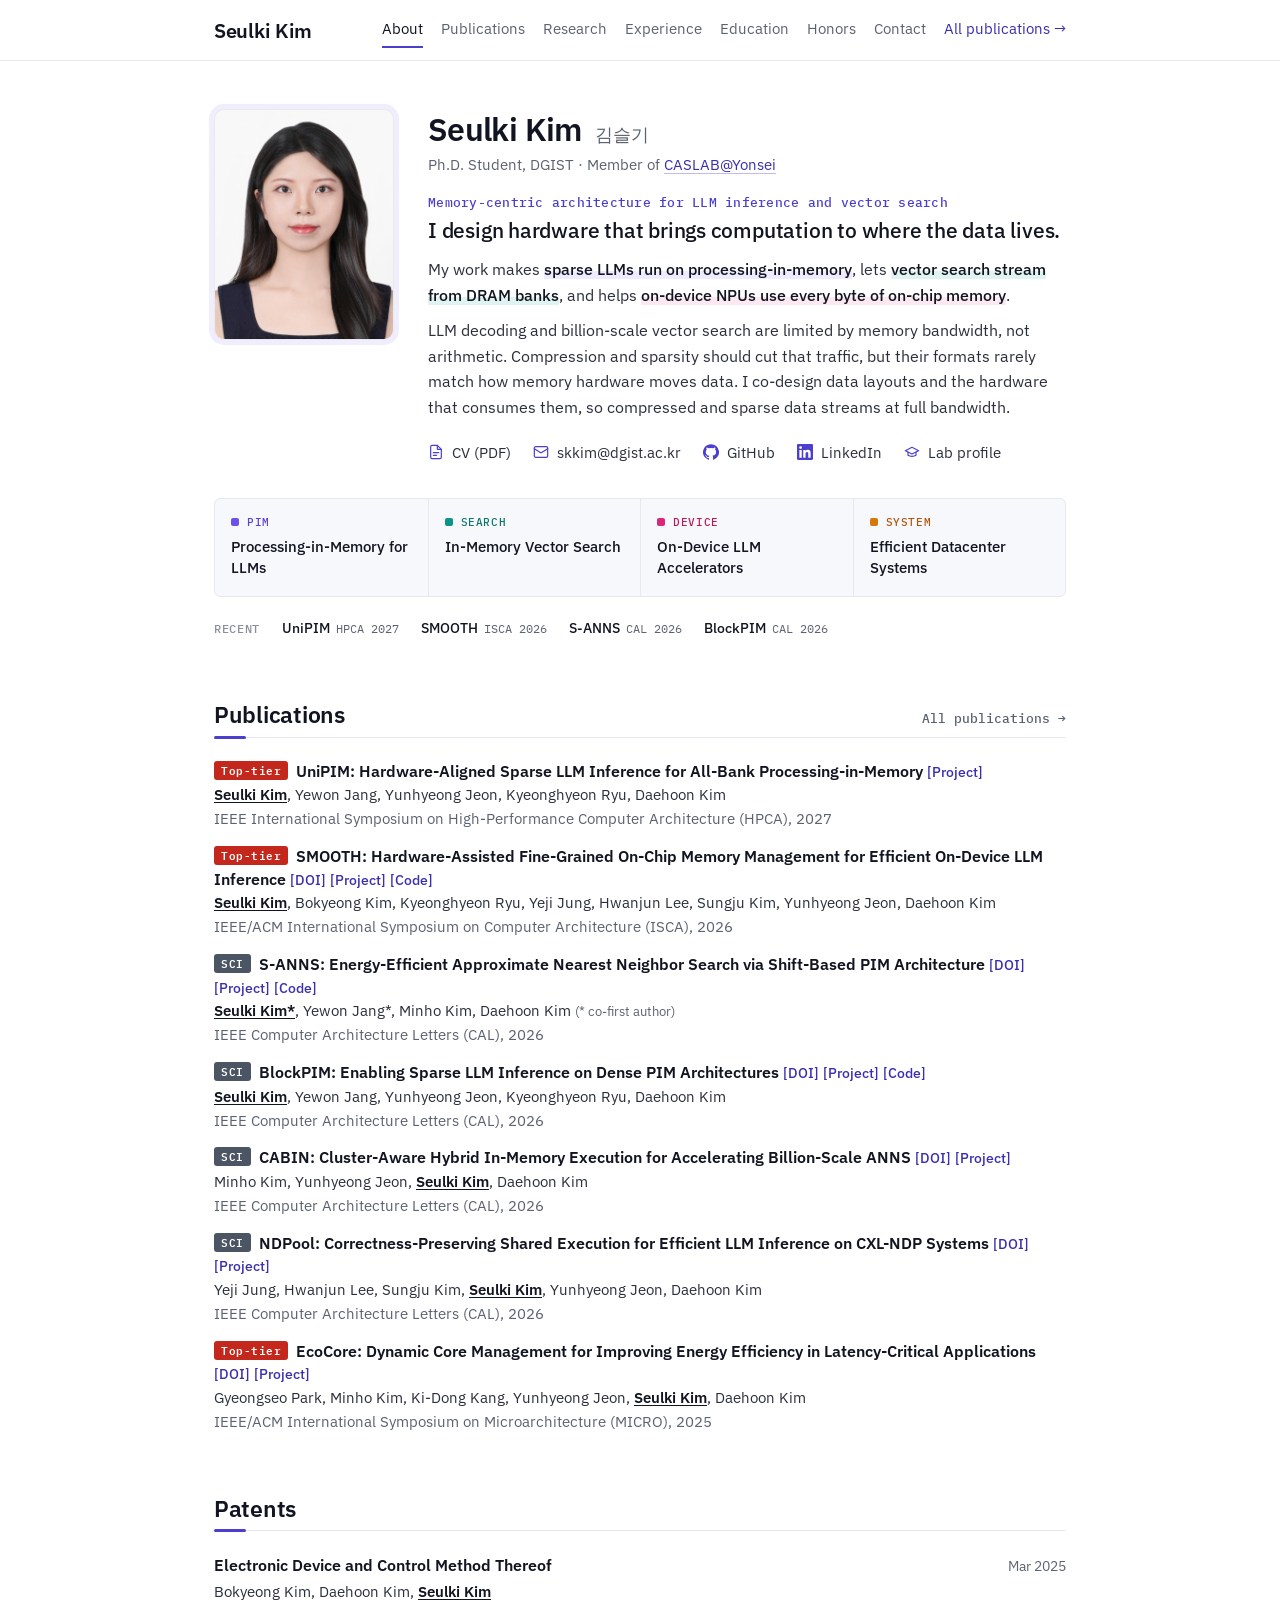
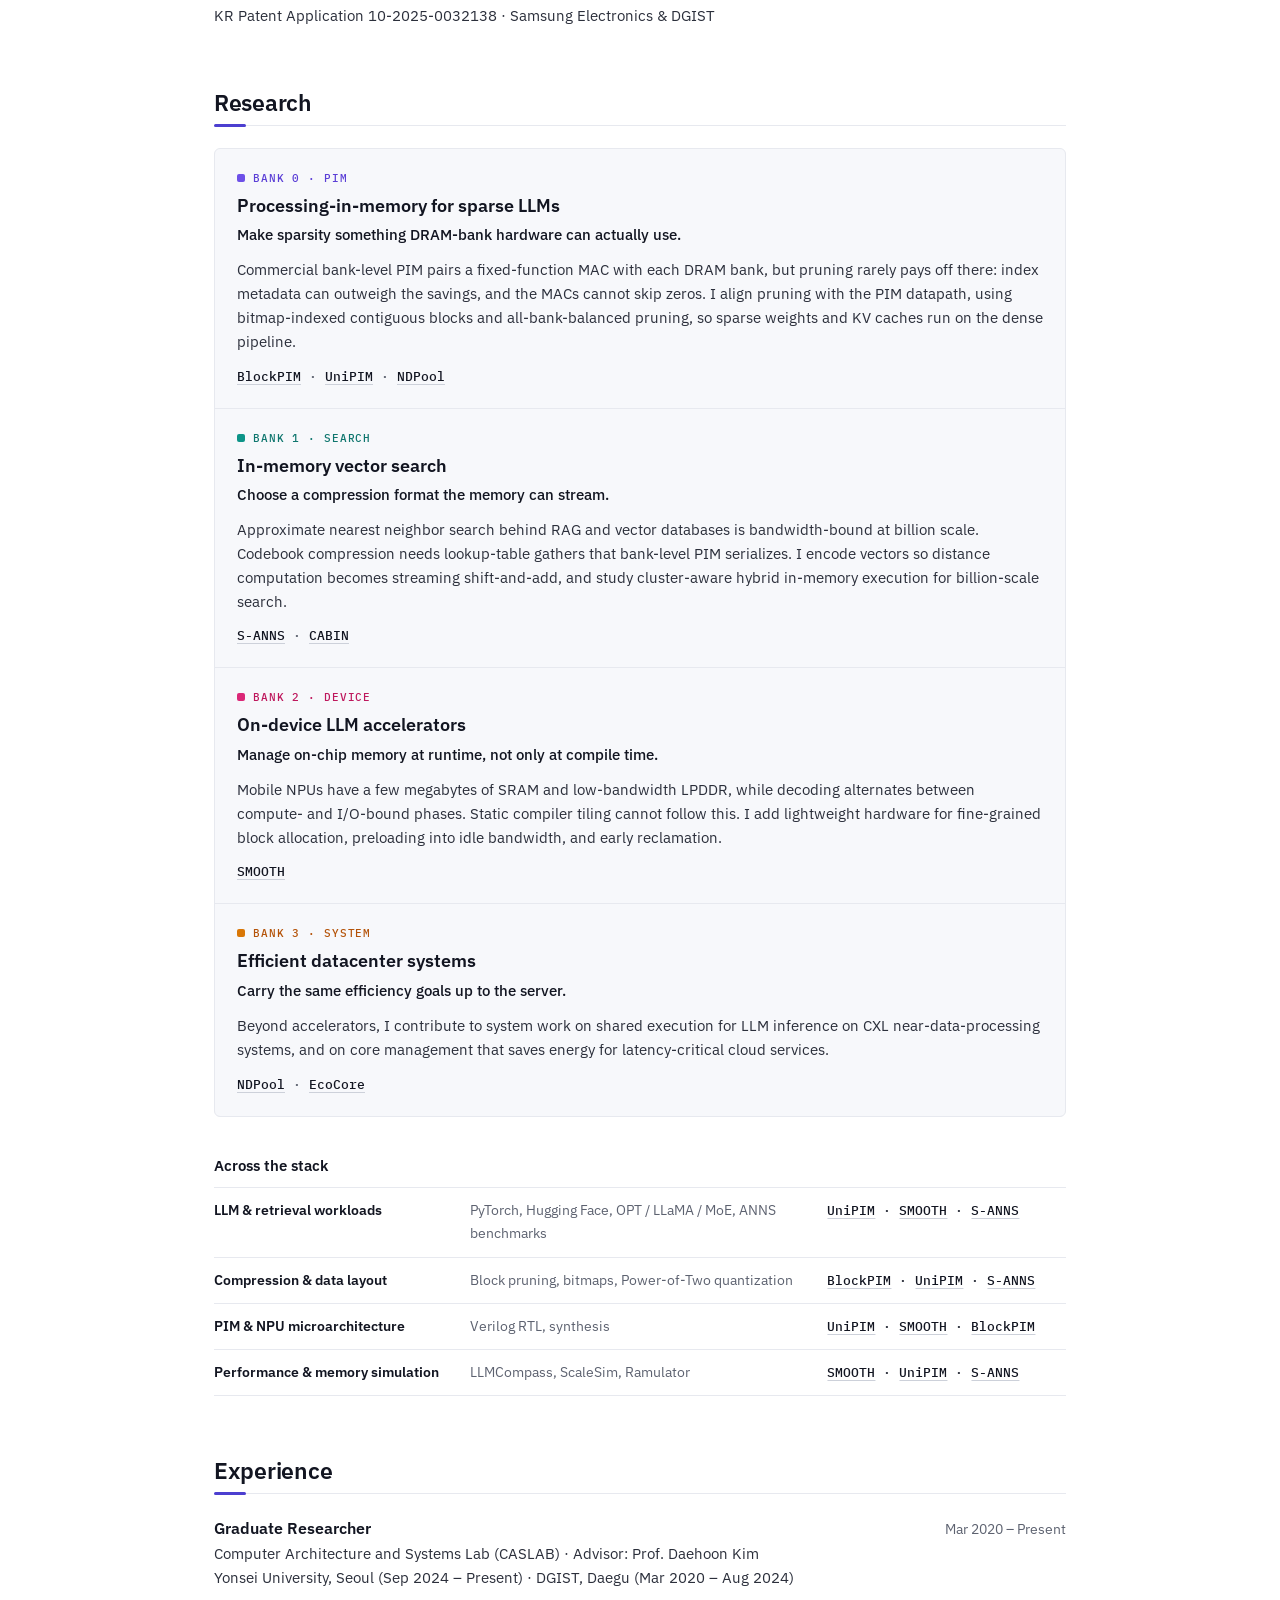
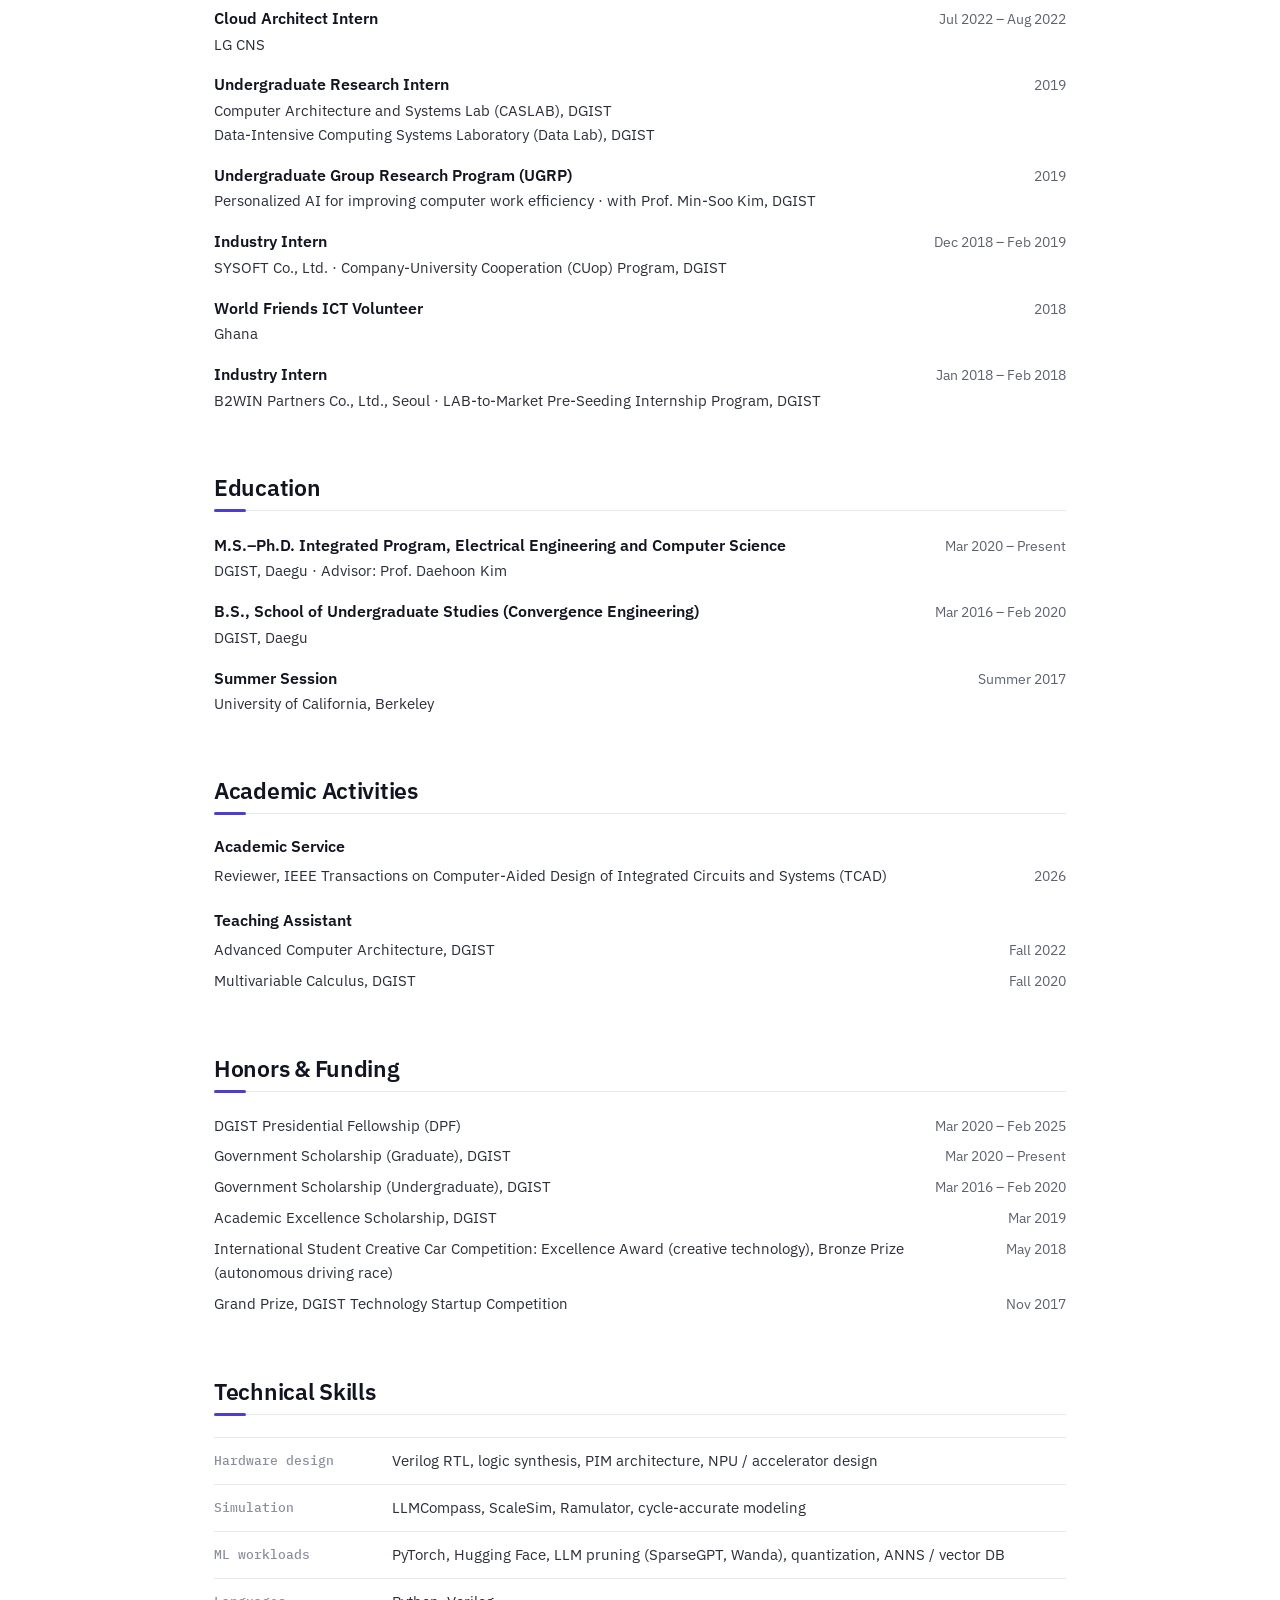
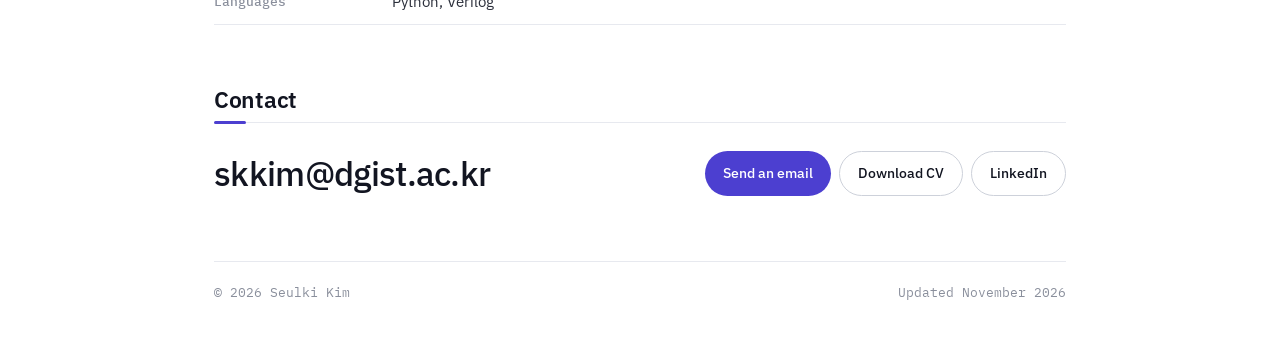
<file: index.html>
<!doctype html>
<html lang="en">
<head>
  <meta charset="utf-8">
  <meta name="viewport" content="width=device-width, initial-scale=1">
  <title>Seulki Kim | Memory-Centric Architecture for LLMs</title>
  <meta name="description" content="Seulki Kim is a Ph.D. student at DGIST designing memory-centric hardware, processing-in-memory and on-chip memory management, for efficient LLM inference and vector search (HPCA 2027, ISCA 2026).">
  <link rel="canonical" href="https://skkim-caslab.github.io/">
  <meta property="og:type" content="profile">
  <meta property="og:url" content="https://skkim-caslab.github.io/">
  <meta property="og:site_name" content="Seulki Kim">
  <meta property="og:title" content="Seulki Kim | Memory-Centric Architecture for LLMs">
  <meta property="og:description" content="Ph.D. student at DGIST building processing-in-memory and on-chip memory systems for LLM inference and vector search (HPCA 2027, ISCA 2026).">
  <meta property="og:image" content="https://skkim-caslab.github.io/assets/images/profile.jpg">
  <link rel="icon" href="assets/images/favicon.svg" type="image/svg+xml">
  <link rel="preconnect" href="https://fonts.googleapis.com">
  <link rel="preconnect" href="https://fonts.gstatic.com" crossorigin>
  <link rel="stylesheet" href="https://fonts.googleapis.com/css2?family=IBM+Plex+Mono:wght@400;500&family=IBM+Plex+Sans:wght@400;500;600&display=swap">
  <link rel="stylesheet" href="assets/css/site.css">
  <script type="application/ld+json">
  {
    "@context": "https://schema.org",
    "@type": "Person",
    "name": "Seulki Kim",
    "alternateName": "김슬기",
    "url": "https://skkim-caslab.github.io/",
    "image": "https://skkim-caslab.github.io/assets/images/profile.jpg",
    "email": "mailto:skkim@dgist.ac.kr",
    "jobTitle": "Ph.D. Student",
    "affiliation": { "@type": "CollegeOrUniversity", "name": "DGIST" },
    "knowsAbout": ["Processing-in-Memory", "LLM inference", "Sparse LLM inference", "Approximate nearest neighbor search", "NPU", "On-chip memory management", "Computer architecture"],
    "sameAs": ["https://github.com/skkim-caslab", "https://www.linkedin.com/in/seulkikim1/", "https://caslab-yonsei.github.io/members/seulki-kim/"]
  }
  </script>
</head>
<body>
<a class="skip" href="#main">Skip to content</a>
<header class="site-header">
  <div class="bar">
    <a class="brand" href="index.html">Seulki Kim</a>
    <nav class="site-nav" aria-label="Sections">
      <a href="#about">About</a>
      <a href="#work">Publications</a>
      <a href="#research">Research</a>
      <a href="#experience">Experience</a>
      <a href="#education">Education</a>
      <a href="#honors">Honors</a>
      <a href="#contact">Contact</a>
      <a class="nav-all" href="publications.html">All publications →</a>
    </nav>
  </div>
</header>

<main class="content" id="main">
    <section class="section hero" id="about" aria-labelledby="about-h">
      <div class="hero-photo"><img src="assets/images/profile.jpg" alt="Seulki Kim" width="746" height="960"></div>
      <div class="hero-text">
        <h1 id="about-h" class="hero-name">Seulki Kim <span lang="ko">김슬기</span></h1>
        <p class="hero-role">Ph.D. Student, DGIST · Member of <a href="https://caslab-yonsei.github.io/" target="_blank" rel="noopener">CASLAB@Yonsei</a></p>
        <p class="about-kicker">Memory-centric architecture for LLM inference and vector search</p>
        <p class="hero-statement">I design hardware that brings computation to where the data lives.</p>
        <p>My work makes <span class="hl t-pim">sparse LLMs run on processing-in-memory</span>, lets <span class="hl t-search">vector search stream from DRAM banks</span>, and helps <span class="hl t-device">on-device NPUs use every byte of on-chip memory</span>.</p>
        <p>LLM decoding and billion-scale vector search are limited by memory bandwidth, not arithmetic. Compression and sparsity should cut that traffic, but their formats rarely match how memory hardware moves data. I co-design data layouts and the hardware that consumes them, so compressed and sparse data streams at full bandwidth.</p>
        <div class="hero-links">
          <a href="assets/cv/seulki-kim-cv.pdf" target="_blank" rel="noopener"><svg viewBox="0 0 24 24" fill="none" stroke="currentColor" stroke-width="1.8" stroke-linecap="round" stroke-linejoin="round" aria-hidden="true"><path d="M14 2H6a2 2 0 0 0-2 2v16a2 2 0 0 0 2 2h12a2 2 0 0 0 2-2V8z"/><path d="M14 2v6h6M8 13h8M8 17h5"/></svg>CV (PDF)</a>
          <a href="mailto:skkim@dgist.ac.kr"><svg viewBox="0 0 24 24" fill="none" stroke="currentColor" stroke-width="1.8" stroke-linecap="round" stroke-linejoin="round" aria-hidden="true"><rect x="2" y="4" width="20" height="16" rx="2"/><path d="m22 7-8.97 5.7a1.94 1.94 0 0 1-2.06 0L2 7"/></svg>skkim@dgist.ac.kr</a>
          <a href="https://github.com/skkim-caslab" target="_blank" rel="noopener"><svg viewBox="0 0 24 24" fill="currentColor" aria-hidden="true"><path d="M12 .3a12 12 0 0 0-3.8 23.4c.6.1.8-.3.8-.6v-2.2c-3.3.7-4-1.4-4-1.4-.6-1.4-1.4-1.8-1.4-1.8-1-.7.1-.7.1-.7 1.2.1 1.8 1.2 1.8 1.2 1 1.8 2.8 1.3 3.5 1 0-.8.4-1.3.7-1.6-2.7-.3-5.5-1.3-5.5-6 0-1.2.5-2.3 1.3-3.1-.2-.4-.6-1.6 0-3.2 0 0 1-.3 3.4 1.2a11.5 11.5 0 0 1 6 0c2.3-1.5 3.3-1.2 3.3-1.2.6 1.6.2 2.8.1 3.2.8.8 1.3 1.9 1.3 3.1 0 4.6-2.8 5.6-5.5 5.9.5.4.9 1.1.9 2.3v3.3c0 .3.1.7.8.6A12 12 0 0 0 12 .3"/></svg>GitHub</a>
          <a href="https://www.linkedin.com/in/seulkikim1/" target="_blank" rel="noopener"><svg viewBox="0 0 24 24" fill="currentColor" aria-hidden="true"><path d="M20.45 20.45h-3.56v-5.57c0-1.33-.02-3.04-1.85-3.04-1.85 0-2.14 1.45-2.14 2.94v5.67H9.35V9h3.41v1.56h.05c.48-.9 1.64-1.85 3.37-1.85 3.6 0 4.27 2.37 4.27 5.46v6.28zM5.34 7.43a2.06 2.06 0 1 1 0-4.13 2.06 2.06 0 0 1 0 4.13zM7.12 20.45H3.56V9h3.56v11.45zM22.22 0H1.77C.79 0 0 .77 0 1.73v20.54C0 23.23.79 24 1.77 24h20.45c.98 0 1.78-.77 1.78-1.73V1.73C24 .77 23.2 0 22.22 0z"/></svg>LinkedIn</a>
          <a href="https://caslab-yonsei.github.io/members/seulki-kim/" target="_blank" rel="noopener"><svg viewBox="0 0 24 24" fill="none" stroke="currentColor" stroke-width="1.8" stroke-linecap="round" stroke-linejoin="round" aria-hidden="true"><path d="M22 10 12 5 2 10l10 5 10-5z"/><path d="M6 12v5c3 2 9 2 12 0v-5"/></svg>Lab profile</a>
          <!-- <a href="https://scholar.google.com/citations?user=YOUR_ID" target="_blank" rel="noopener">Google Scholar</a> -->
        </div>
      </div>
      <div class="areas" role="list" aria-label="Research areas">
        <a class="area t-pim" role="listitem" href="#focus-pim"><span class="area-label">PIM</span><span class="area-name">Processing-in-Memory for LLMs</span></a>
        <a class="area t-search" role="listitem" href="#focus-search"><span class="area-label">Search</span><span class="area-name">In-Memory Vector Search</span></a>
        <a class="area t-device" role="listitem" href="#focus-device"><span class="area-label">Device</span><span class="area-name">On-Device LLM Accelerators</span></a>
        <a class="area t-system" role="listitem" href="#focus-system"><span class="area-label">System</span><span class="area-name">Efficient Datacenter Systems</span></a>
      </div>
      <div class="recent" aria-label="Recent work">
        <span class="recent-label">Recent</span>
        <a href="publications.html#work-unipim">UniPIM<small>HPCA 2027</small></a>
        <a href="publications.html#work-smooth">SMOOTH<small>ISCA 2026</small></a>
        <a href="publications.html#work-sanns">S-ANNS<small>CAL 2026</small></a>
        <a href="publications.html#work-blockpim">BlockPIM<small>CAL 2026</small></a>
      </div>
    </section>

    <section class="section" id="work" aria-labelledby="work-h">
      <div class="sec-head"><h2 id="work-h">Publications</h2><a class="more" href="publications.html">All publications →</a></div>
      <ol class="plist">
        <li class="t-pim">
          <p class="plist-title"><span class="tier tier-top">Top-tier</span> <a class="plist-main" href="publications.html#work-unipim">UniPIM: Hardware-Aligned Sparse LLM Inference for All-Bank Processing-in-Memory</a> <a class="plist-link" href="https://caslab-yonsei.github.io/publications/hpca27-skim/" target="_blank" rel="noopener">[Project]</a></p>
          <p class="plist-authors"><span class="me">Seulki Kim</span>, Yewon Jang, Yunhyeong Jeon, Kyeonghyeon Ryu, Daehoon Kim</p>
          <p class="plist-venue">IEEE International Symposium on High-Performance Computer Architecture (HPCA), 2027</p>
        </li>
        <li class="t-device">
          <p class="plist-title"><span class="tier tier-top">Top-tier</span> <a class="plist-main" href="publications.html#work-smooth">SMOOTH: Hardware-Assisted Fine-Grained On-Chip Memory Management for Efficient On-Device LLM Inference</a> <a class="plist-link" href="https://doi.org/10.1109/ISCA66397.2026.00057" target="_blank" rel="noopener">[DOI]</a> <a class="plist-link" href="https://caslab-yonsei.github.io/publications/isca26-skim/" target="_blank" rel="noopener">[Project]</a> <a class="plist-link" href="https://github.com/skkim-caslab/SMOOTH" target="_blank" rel="noopener">[Code]</a></p>
          <p class="plist-authors"><span class="me">Seulki Kim</span>, Bokyeong Kim, Kyeonghyeon Ryu, Yeji Jung, Hwanjun Lee, Sungju Kim, Yunhyeong Jeon, Daehoon Kim</p>
          <p class="plist-venue">IEEE/ACM International Symposium on Computer Architecture (ISCA), 2026</p>
        </li>
        <li class="t-search">
          <p class="plist-title"><span class="tier tier-sci">SCI</span> <a class="plist-main" href="publications.html#work-sanns">S-ANNS: Energy-Efficient Approximate Nearest Neighbor Search via Shift-Based PIM Architecture</a> <a class="plist-link" href="https://doi.org/10.1109/LCA.2026.3743912" target="_blank" rel="noopener">[DOI]</a> <a class="plist-link" href="https://caslab-yonsei.github.io/publications/cal26-2-skim/" target="_blank" rel="noopener">[Project]</a> <a class="plist-link" href="https://github.com/skkim-caslab/BlockPIM" target="_blank" rel="noopener">[Code]</a></p>
          <p class="plist-authors"><span class="me">Seulki Kim*</span>, Yewon Jang*, Minho Kim, Daehoon Kim <span class="note">(* co-first author)</span></p>
          <p class="plist-venue">IEEE Computer Architecture Letters (CAL), 2026</p>
        </li>
        <li class="t-pim">
          <p class="plist-title"><span class="tier tier-sci">SCI</span> <a class="plist-main" href="publications.html#work-blockpim">BlockPIM: Enabling Sparse LLM Inference on Dense PIM Architectures</a> <a class="plist-link" href="https://doi.org/10.1109/LCA.2026.3715204" target="_blank" rel="noopener">[DOI]</a> <a class="plist-link" href="https://caslab-yonsei.github.io/publications/cal26-skim/" target="_blank" rel="noopener">[Project]</a> <a class="plist-link" href="https://github.com/skkim-caslab/S-ANNS" target="_blank" rel="noopener">[Code]</a></p>
          <p class="plist-authors"><span class="me">Seulki Kim</span>, Yewon Jang, Yunhyeong Jeon, Kyeonghyeon Ryu, Daehoon Kim</p>
          <p class="plist-venue">IEEE Computer Architecture Letters (CAL), 2026</p>
        </li>
        <li class="t-search">
          <p class="plist-title"><span class="tier tier-sci">SCI</span> <a class="plist-main" href="publications.html#cabin">CABIN: Cluster-Aware Hybrid In-Memory Execution for Accelerating Billion-Scale ANNS</a> <a class="plist-link" href="https://doi.org/10.1109/LCA.2026.3753661" target="_blank" rel="noopener">[DOI]</a> <a class="plist-link" href="https://caslab-yonsei.github.io/publications/cal26-mkim/" target="_blank" rel="noopener">[Project]</a></p>
          <p class="plist-authors">Minho Kim, Yunhyeong Jeon, <span class="me">Seulki Kim</span>, Daehoon Kim</p>
          <p class="plist-venue">IEEE Computer Architecture Letters (CAL), 2026</p>
        </li>
        <li class="t-system">
          <p class="plist-title"><span class="tier tier-sci">SCI</span> <a class="plist-main" href="publications.html#ndpool">NDPool: Correctness-Preserving Shared Execution for Efficient LLM Inference on CXL-NDP Systems</a> <a class="plist-link" href="https://doi.org/10.1109/LCA.2026.3702973" target="_blank" rel="noopener">[DOI]</a> <a class="plist-link" href="https://caslab-yonsei.github.io/publications/cal26-yjung/" target="_blank" rel="noopener">[Project]</a></p>
          <p class="plist-authors">Yeji Jung, Hwanjun Lee, Sungju Kim, <span class="me">Seulki Kim</span>, Yunhyeong Jeon, Daehoon Kim</p>
          <p class="plist-venue">IEEE Computer Architecture Letters (CAL), 2026</p>
        </li>
        <li class="t-system">
          <p class="plist-title"><span class="tier tier-top">Top-tier</span> <a class="plist-main" href="publications.html#ecocore">EcoCore: Dynamic Core Management for Improving Energy Efficiency in Latency-Critical Applications</a> <a class="plist-link" href="https://doi.org/10.1145/3725843.3756021" target="_blank" rel="noopener">[DOI]</a> <a class="plist-link" href="https://caslab-yonsei.github.io/publications/micro25-gpark/" target="_blank" rel="noopener">[Project]</a></p>
          <p class="plist-authors">Gyeongseo Park, Minho Kim, Ki-Dong Kang, Yunhyeong Jeon, <span class="me">Seulki Kim</span>, Daehoon Kim</p>
          <p class="plist-venue">IEEE/ACM International Symposium on Microarchitecture (MICRO), 2025</p>
        </li>
      </ol>
    </section>

    <section class="section" id="patents" aria-labelledby="patents-h">
      <div class="sec-head"><h2 id="patents-h">Patents</h2></div>
      <div class="entries">
        <div class="entry">
          <div class="entry-head"><strong>Electronic Device and Control Method Thereof</strong><span class="entry-date">Mar 2025</span></div>
          <p class="entry-sub">Bokyeong Kim, Daehoon Kim, <span class="me">Seulki Kim</span></p>
          <p class="entry-sub">KR Patent Application 10-2025-0032138 · Samsung Electronics &amp; DGIST</p>
        </div>
      </div>
    </section>

    <section class="section" id="research" aria-labelledby="research-h">
      <div class="sec-head"><h2 id="research-h">Research</h2></div>
      <div class="banks">
        <article class="bank t-pim" id="focus-pim">
          <p class="bank-tag">Bank 0 · PIM</p>
          <h3>Processing-in-memory for sparse LLMs</h3>
          <p class="bank-concept">Make sparsity something DRAM-bank hardware can actually use.</p>
          <p class="bank-text">Commercial bank-level PIM pairs a fixed-function MAC with each DRAM bank, but pruning rarely pays off there: index metadata can outweigh the savings, and the MACs cannot skip zeros. I align pruning with the PIM datapath, using bitmap-indexed contiguous blocks and all-bank-balanced pruning, so sparse weights and KV caches run on the dense pipeline.</p>
          <p class="bank-papers"><a href="publications.html#blockpim">BlockPIM</a> · <a href="publications.html#unipim">UniPIM</a> · <a href="publications.html#ndpool">NDPool</a></p>
        </article>
        <article class="bank t-search" id="focus-search">
          <p class="bank-tag">Bank 1 · Search</p>
          <h3>In-memory vector search</h3>
          <p class="bank-concept">Choose a compression format the memory can stream.</p>
          <p class="bank-text">Approximate nearest neighbor search behind RAG and vector databases is bandwidth-bound at billion scale. Codebook compression needs lookup-table gathers that bank-level PIM serializes. I encode vectors so distance computation becomes streaming shift-and-add, and study cluster-aware hybrid in-memory execution for billion-scale search.</p>
          <p class="bank-papers"><a href="publications.html#sanns">S-ANNS</a> · <a href="publications.html#cabin">CABIN</a></p>
        </article>
        <article class="bank t-device" id="focus-device">
          <p class="bank-tag">Bank 2 · Device</p>
          <h3>On-device LLM accelerators</h3>
          <p class="bank-concept">Manage on-chip memory at runtime, not only at compile time.</p>
          <p class="bank-text">Mobile NPUs have a few megabytes of SRAM and low-bandwidth LPDDR, while decoding alternates between compute- and I/O-bound phases. Static compiler tiling cannot follow this. I add lightweight hardware for fine-grained block allocation, preloading into idle bandwidth, and early reclamation.</p>
          <p class="bank-papers"><a href="publications.html#smooth">SMOOTH</a></p>
        </article>
        <article class="bank t-system" id="focus-system">
          <p class="bank-tag">Bank 3 · System</p>
          <h3>Efficient datacenter systems</h3>
          <p class="bank-concept">Carry the same efficiency goals up to the server.</p>
          <p class="bank-text">Beyond accelerators, I contribute to system work on shared execution for LLM inference on CXL near-data-processing systems, and on core management that saves energy for latency-critical cloud services.</p>
          <p class="bank-papers"><a href="publications.html#ndpool">NDPool</a> · <a href="publications.html#ecocore">EcoCore</a></p>
        </article>
      </div>

      <div class="stack">
        <h3>Across the stack</h3>
        <table class="stack-table">
          <tbody>
            <tr><th scope="row">LLM &amp; retrieval workloads</th><td>PyTorch, Hugging Face, OPT / LLaMA / MoE, ANNS benchmarks</td><td><a href="publications.html#work-unipim">UniPIM</a> · <a href="publications.html#work-smooth">SMOOTH</a> · <a href="publications.html#work-sanns">S-ANNS</a></td></tr>
            <tr><th scope="row">Compression &amp; data layout</th><td>Block pruning, bitmaps, Power-of-Two quantization</td><td><a href="publications.html#work-blockpim">BlockPIM</a> · <a href="publications.html#work-unipim">UniPIM</a> · <a href="publications.html#work-sanns">S-ANNS</a></td></tr>
            <tr><th scope="row">PIM &amp; NPU microarchitecture</th><td>Verilog RTL, synthesis</td><td><a href="publications.html#work-unipim">UniPIM</a> · <a href="publications.html#work-smooth">SMOOTH</a> · <a href="publications.html#work-blockpim">BlockPIM</a></td></tr>
            <tr><th scope="row">Performance &amp; memory simulation</th><td>LLMCompass, ScaleSim, Ramulator</td><td><a href="publications.html#work-smooth">SMOOTH</a> · <a href="publications.html#work-unipim">UniPIM</a> · <a href="publications.html#work-sanns">S-ANNS</a></td></tr>
          </tbody>
        </table>
      </div>
    </section>

    <section class="section" id="experience" aria-labelledby="experience-h">
      <div class="sec-head"><h2 id="experience-h">Experience</h2></div>
      <div class="entries">
        <div class="entry">
          <div class="entry-head"><strong>Graduate Researcher</strong><span class="entry-date">Mar 2020 – Present</span></div>
          <p class="entry-sub">Computer Architecture and Systems Lab (CASLAB) · Advisor: Prof. Daehoon Kim</p>
          <p class="entry-sub">Yonsei University, Seoul (Sep 2024 – Present) · DGIST, Daegu (Mar 2020 – Aug 2024)</p>
        </div>
        <div class="entry">
          <div class="entry-head"><strong>Cloud Architect Intern</strong><span class="entry-date">Jul 2022 – Aug 2022</span></div>
          <p class="entry-sub">LG CNS</p>
        </div>
        <div class="entry">
          <div class="entry-head"><strong>Undergraduate Research Intern</strong><span class="entry-date">2019</span></div>
          <p class="entry-sub">Computer Architecture and Systems Lab (CASLAB), DGIST</p>
          <p class="entry-sub">Data-Intensive Computing Systems Laboratory (Data Lab), DGIST</p>
        </div>
        <div class="entry">
          <div class="entry-head"><strong>Undergraduate Group Research Program (UGRP)</strong><span class="entry-date">2019</span></div>
          <p class="entry-sub">Personalized AI for improving computer work efficiency · with Prof. Min-Soo Kim, DGIST</p>
        </div>
        <div class="entry">
          <div class="entry-head"><strong>Industry Intern</strong><span class="entry-date">Dec 2018 – Feb 2019</span></div>
          <p class="entry-sub">SYSOFT Co., Ltd. · Company-University Cooperation (CUop) Program, DGIST</p>
        </div>
        <div class="entry">
          <div class="entry-head"><strong>World Friends ICT Volunteer</strong><span class="entry-date">2018</span></div>
          <p class="entry-sub">Ghana</p>
        </div>
        <div class="entry">
          <div class="entry-head"><strong>Industry Intern</strong><span class="entry-date">Jan 2018 – Feb 2018</span></div>
          <p class="entry-sub">B2WIN Partners Co., Ltd., Seoul · LAB-to-Market Pre-Seeding Internship Program, DGIST</p>
        </div>
      </div>
    </section>

    <section class="section" id="education" aria-labelledby="education-h">
      <div class="sec-head"><h2 id="education-h">Education</h2></div>
      <div class="entries">
        <div class="entry">
          <div class="entry-head"><strong>M.S.–Ph.D. Integrated Program, Electrical Engineering and Computer Science</strong><span class="entry-date">Mar 2020 – Present</span></div>
          <p class="entry-sub">DGIST, Daegu · Advisor: Prof. Daehoon Kim</p>
        </div>
        <div class="entry">
          <div class="entry-head"><strong>B.S., School of Undergraduate Studies (Convergence Engineering)</strong><span class="entry-date">Mar 2016 – Feb 2020</span></div>
          <p class="entry-sub">DGIST, Daegu</p>
        </div>
        <div class="entry">
          <div class="entry-head"><strong>Summer Session</strong><span class="entry-date">Summer 2017</span></div>
          <p class="entry-sub">University of California, Berkeley</p>
        </div>
      </div>
    </section>

    <section class="section" id="activities" aria-labelledby="activities-h">
      <div class="sec-head"><h2 id="activities-h">Academic Activities</h2></div>
      <h3 class="sub-head">Academic Service</h3>
      <div class="lines">
        <div class="entry-line"><span>Reviewer, IEEE Transactions on Computer-Aided Design of Integrated Circuits and Systems (TCAD)</span><span class="entry-date">2026</span></div>
      </div>
      <h3 class="sub-head sub-head-gap">Teaching Assistant</h3>
      <div class="lines">
        <div class="entry-line"><span>Advanced Computer Architecture, DGIST</span><span class="entry-date">Fall 2022</span></div>
        <div class="entry-line"><span>Multivariable Calculus, DGIST</span><span class="entry-date">Fall 2020</span></div>
      </div>
    </section>

    <section class="section" id="honors" aria-labelledby="honors-h">
      <div class="sec-head"><h2 id="honors-h">Honors &amp; Funding</h2></div>
      <div class="lines">
        <div class="entry-line"><span>DGIST Presidential Fellowship (DPF)</span><span class="entry-date">Mar 2020 – Feb 2025</span></div>
        <div class="entry-line"><span>Government Scholarship (Graduate), DGIST</span><span class="entry-date">Mar 2020 – Present</span></div>
        <div class="entry-line"><span>Government Scholarship (Undergraduate), DGIST</span><span class="entry-date">Mar 2016 – Feb 2020</span></div>
        <div class="entry-line"><span>Academic Excellence Scholarship, DGIST</span><span class="entry-date">Mar 2019</span></div>
        <div class="entry-line"><span>International Student Creative Car Competition: Excellence Award (creative technology), Bronze Prize (autonomous driving race)</span><span class="entry-date">May 2018</span></div>
        <div class="entry-line"><span>Grand Prize, DGIST Technology Startup Competition</span><span class="entry-date">Nov 2017</span></div>
      </div>
    </section>

    <section class="section" id="skills" aria-labelledby="skills-h">
      <div class="sec-head"><h2 id="skills-h">Technical Skills</h2></div>
      <dl class="spec">
          <div><dt>Hardware design</dt><dd>Verilog RTL, logic synthesis, PIM architecture, NPU / accelerator design</dd></div>
          <div><dt>Simulation</dt><dd>LLMCompass, ScaleSim, Ramulator, cycle-accurate modeling</dd></div>
          <div><dt>ML workloads</dt><dd>PyTorch, Hugging Face, LLM pruning (SparseGPT, Wanda), quantization, ANNS / vector DB</dd></div>
          <div><dt>Languages</dt><dd>Python, Verilog</dd></div>
      </dl>
    </section>

    <section class="section" id="contact" aria-labelledby="contact-h">
      <div class="sec-head"><h2 id="contact-h">Contact</h2></div>
      <div class="contact">
        <a class="contact-mail" href="mailto:skkim@dgist.ac.kr">skkim@dgist.ac.kr</a>
        <div class="contact-btns"><a class="btn" href="mailto:skkim@dgist.ac.kr">Send an email</a>
        <a class="btn btn-ghost" href="assets/cv/seulki-kim-cv.pdf" target="_blank" rel="noopener">Download CV</a>
        <a class="btn btn-ghost" href="https://www.linkedin.com/in/seulkikim1/" target="_blank" rel="noopener">LinkedIn</a></div>
      </div>
    </section>

    <footer class="site-footer">
      <span>© 2026 Seulki Kim</span>
      <span>Updated <time datetime="2026-11">November 2026</time></span>
    </footer>
</main>

<script src="assets/js/site.js"></script>
</body>
</html>
</file>
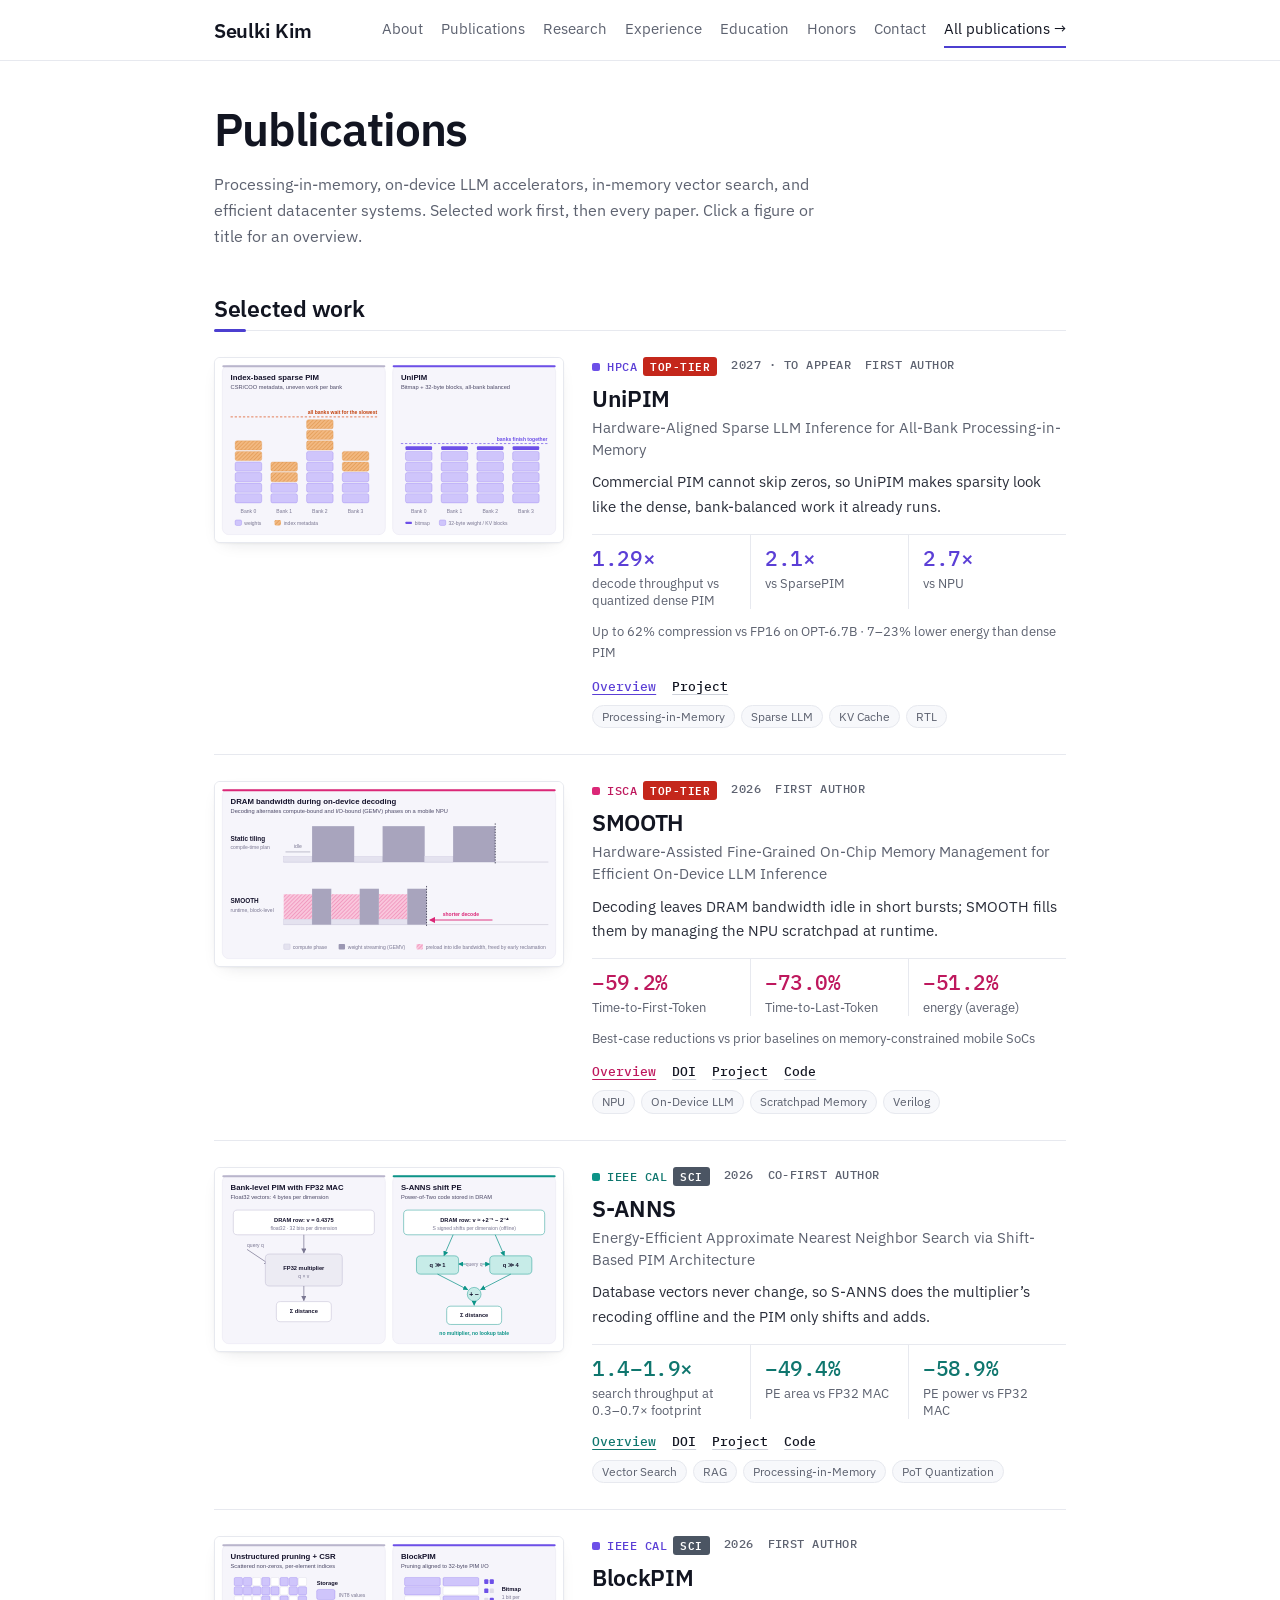
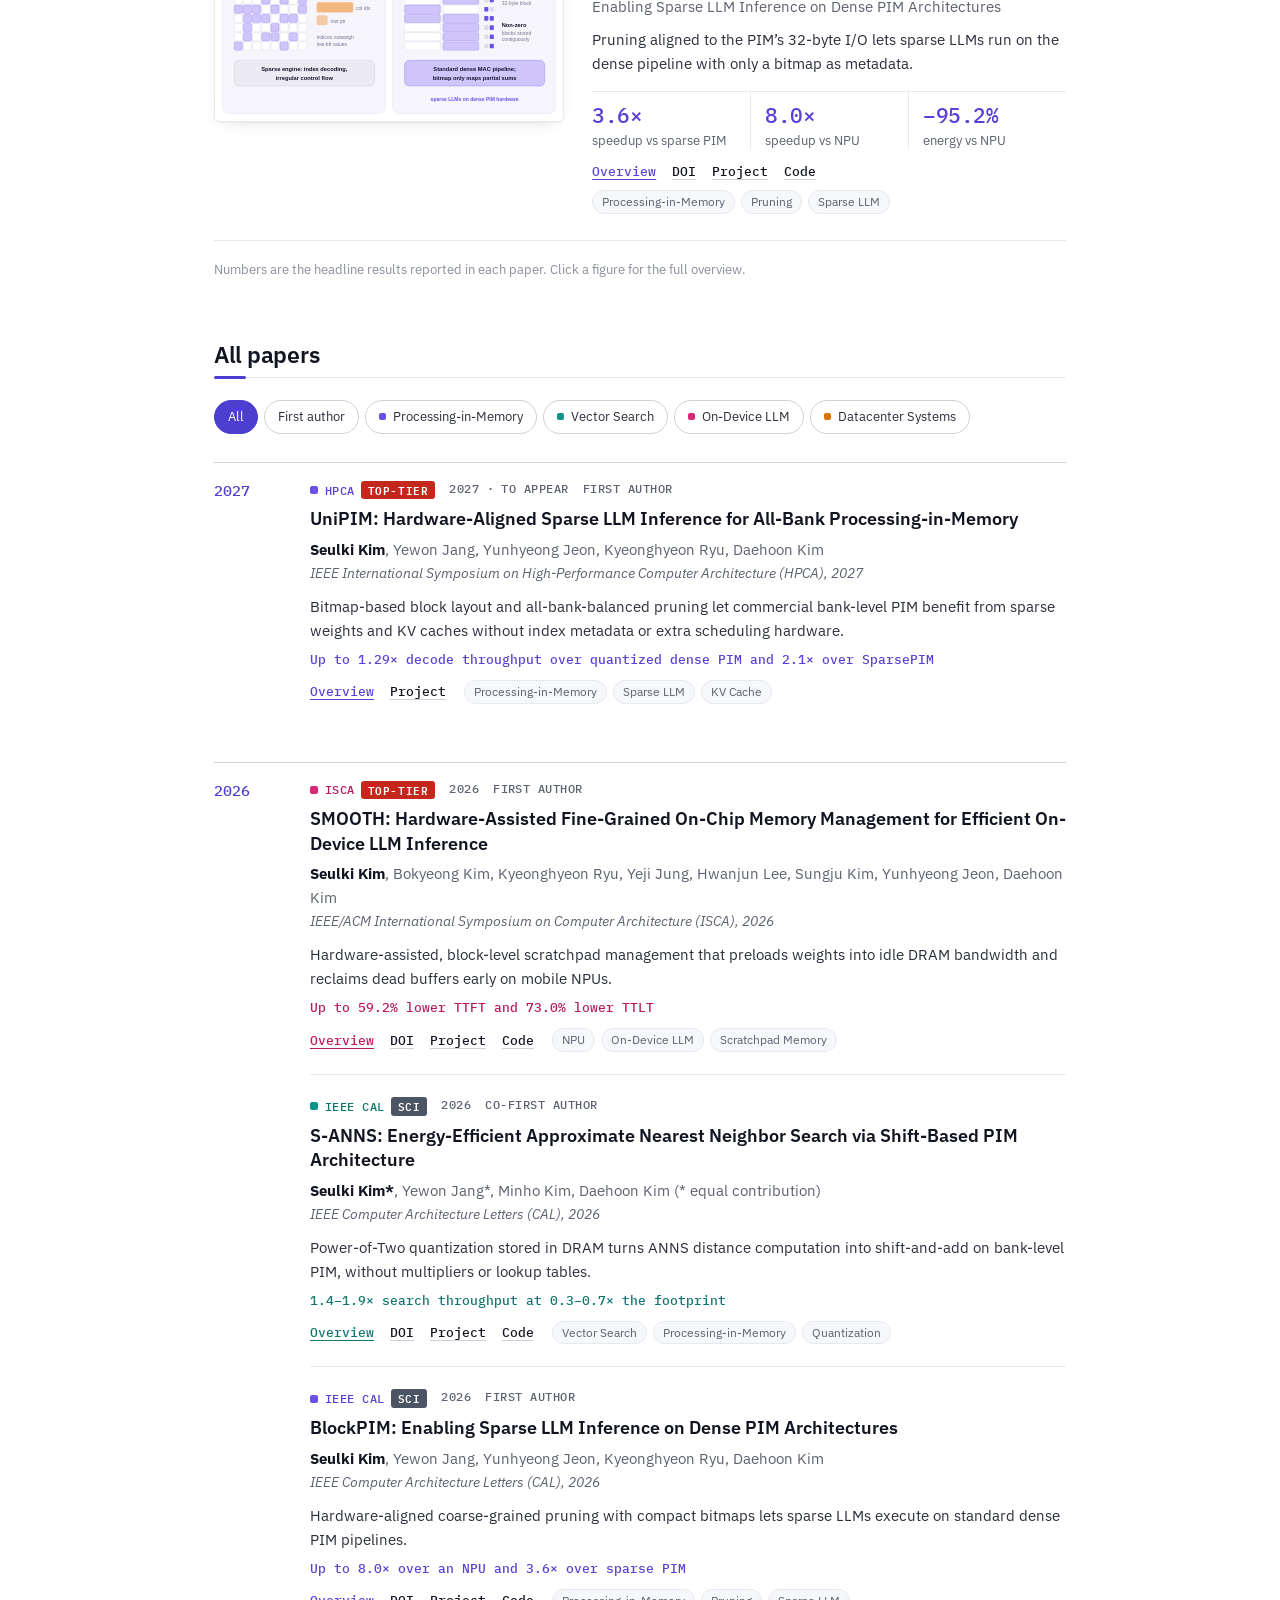
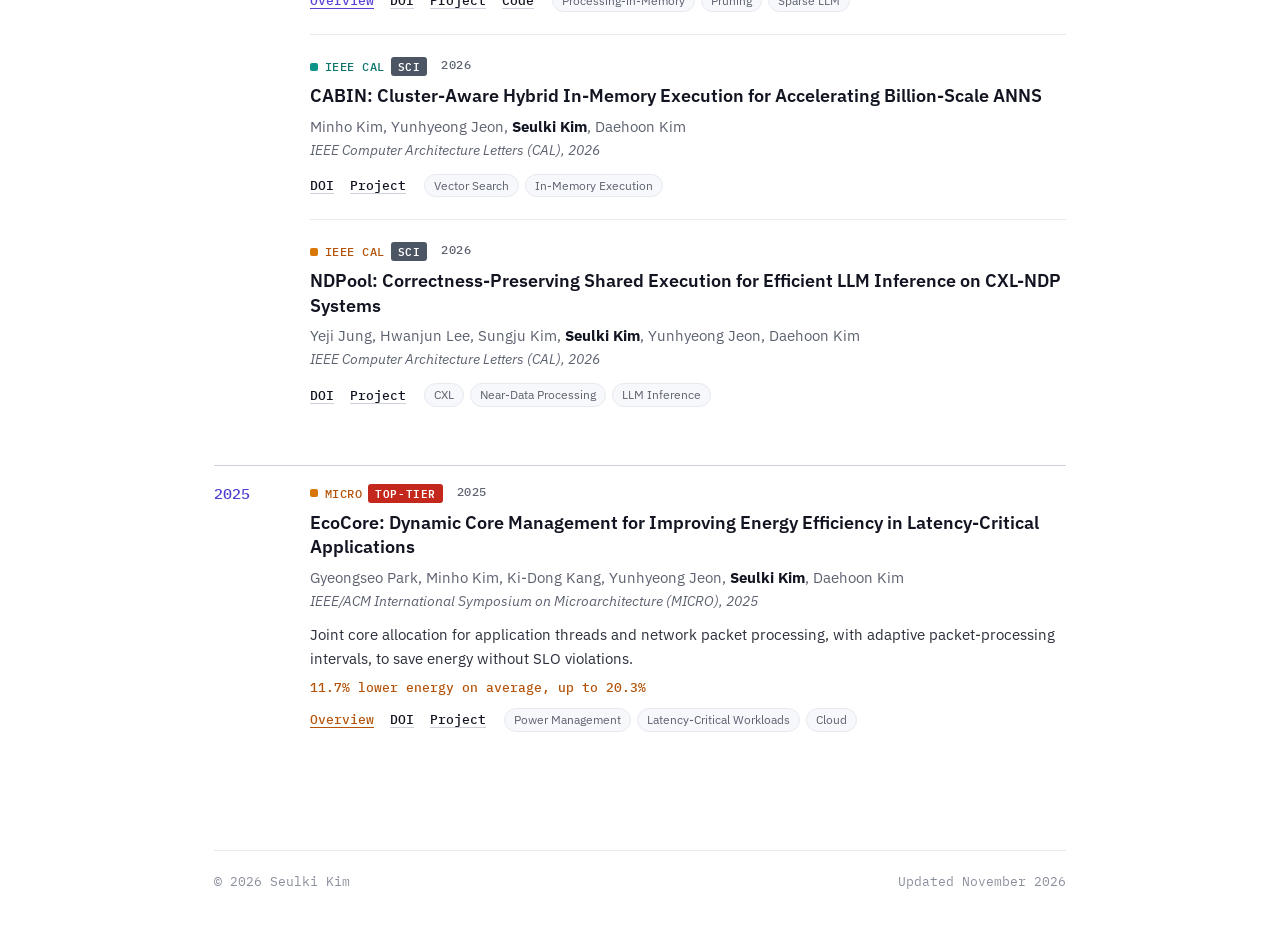
<file: publications.html>
<!doctype html>
<html lang="en">
<head>
  <meta charset="utf-8">
  <meta name="viewport" content="width=device-width, initial-scale=1">
  <title>Publications | Seulki Kim</title>
  <meta name="description" content="Publications of Seulki Kim, Ph.D. student at DGIST: processing-in-memory, on-device LLM accelerators, and in-memory vector search.">
  <link rel="canonical" href="https://skkim-caslab.github.io/publications.html">
  <link rel="icon" href="assets/images/favicon.svg" type="image/svg+xml">
  <link rel="preconnect" href="https://fonts.googleapis.com">
  <link rel="preconnect" href="https://fonts.gstatic.com" crossorigin>
  <link rel="stylesheet" href="https://fonts.googleapis.com/css2?family=IBM+Plex+Mono:wght@400;500&family=IBM+Plex+Sans:wght@400;500;600&display=swap">
  <link rel="stylesheet" href="assets/css/site.css">
</head>
<body>
<a class="skip" href="#main">Skip to content</a>
<header class="site-header">
  <div class="bar">
    <a class="brand" href="index.html">Seulki Kim</a>
    <nav class="site-nav" aria-label="Sections">
      <a href="index.html#about">About</a>
      <a href="index.html#work">Publications</a>
      <a href="index.html#research">Research</a>
      <a href="index.html#experience">Experience</a>
      <a href="index.html#education">Education</a>
      <a href="index.html#honors">Honors</a>
      <a href="index.html#contact">Contact</a>
      <a class="nav-all" href="publications.html" aria-current="page">All publications →</a>
    </nav>
  </div>
</header>

<main class="content" id="main">
    <section class="section page-top" aria-labelledby="page-h">
      <h1 class="page-title" id="page-h">Publications</h1>
      <p class="page-intro">Processing-in-memory, on-device LLM accelerators, in-memory vector search, and efficient datacenter systems. Selected work first, then every paper. Click a figure or title for an overview.</p>
    </section>

    <section class="section" id="selected" aria-labelledby="selected-h">
      <div class="sec-head"><h2 id="selected-h">Selected work</h2></div>
      <div class="works">
      <article class="work t-pim" id="work-unipim">
        <button class="work-figure" type="button" aria-label="UniPIM overview" data-overview="unipim"><img src="assets/images/papers/unipim.svg" alt="Index-based sparse PIM gives each DRAM bank different work and large index metadata; UniPIM uses a small bitmap and 32-byte blocks with equal work per bank." width="760" height="400" loading="lazy"></button>
        <div>
          <p class="meta"><span class="venue">HPCA</span><span class="tier tier-top">Top-tier</span><span>2027 · to appear</span><span>First author</span></p>
          <h3 class="work-title">UniPIM</h3>
          <p class="work-sub">Hardware-Aligned Sparse LLM Inference for All-Bank Processing-in-Memory</p>
          <p class="work-teaser">Commercial PIM cannot skip zeros, so UniPIM makes sparsity look like the dense, bank-balanced work it already runs.</p>
          <div class="stats"><div class="stat"><b>1.29×</b><span>decode throughput vs quantized dense PIM</span></div><div class="stat"><b>2.1×</b><span>vs SparsePIM</span></div><div class="stat"><b>2.7×</b><span>vs NPU</span></div></div>
          <p class="stat-note">Up to 62% compression vs FP16 on OPT-6.7B · 7–23% lower energy than dense PIM</p>
          <div class="work-foot">
            <div class="links"><button class="primary-link" type="button" data-overview="unipim">Overview</button><a href="https://caslab-yonsei.github.io/publications/hpca27-skim/" target="_blank" rel="noopener">Project</a></div>
            <ul class="tags"><li>Processing-in-Memory</li><li>Sparse LLM</li><li>KV Cache</li><li>RTL</li></ul>
          </div>
        </div>
      </article>
      <article class="work t-device" id="work-smooth">
        <button class="work-figure" type="button" aria-label="SMOOTH overview" data-overview="smooth"><img src="assets/images/papers/smooth.svg" alt="Bandwidth timelines: static tiling leaves bandwidth idle during compute phases; SMOOTH preloads weights into the idle windows and finishes decoding earlier." width="760" height="400" loading="lazy"></button>
        <div>
          <p class="meta"><span class="venue">ISCA</span><span class="tier tier-top">Top-tier</span><span>2026</span><span>First author</span></p>
          <h3 class="work-title">SMOOTH</h3>
          <p class="work-sub">Hardware-Assisted Fine-Grained On-Chip Memory Management for Efficient On-Device LLM Inference</p>
          <p class="work-teaser">Decoding leaves DRAM bandwidth idle in short bursts; SMOOTH fills them by managing the NPU scratchpad at runtime.</p>
          <div class="stats"><div class="stat"><b>−59.2%</b><span>Time-to-First-Token</span></div><div class="stat"><b>−73.0%</b><span>Time-to-Last-Token</span></div><div class="stat"><b>−51.2%</b><span>energy (average)</span></div></div>
          <p class="stat-note">Best-case reductions vs prior baselines on memory-constrained mobile SoCs</p>
          <div class="work-foot">
            <div class="links"><button class="primary-link" type="button" data-overview="smooth">Overview</button><a href="https://doi.org/10.1109/ISCA66397.2026.00057" target="_blank" rel="noopener">DOI</a><a href="https://caslab-yonsei.github.io/publications/isca26-skim/" target="_blank" rel="noopener">Project</a><a href="https://github.com/skkim-caslab/SMOOTH" target="_blank" rel="noopener">Code</a></div>
            <ul class="tags"><li>NPU</li><li>On-Device LLM</li><li>Scratchpad Memory</li><li>Verilog</li></ul>
          </div>
        </div>
      </article>
      <article class="work t-search" id="work-sanns">
        <button class="work-figure" type="button" aria-label="S-ANNS overview" data-overview="sanns"><img src="assets/images/papers/sanns.svg" alt="A float32 value multiplied in an FP32 MAC versus the same value stored as signed powers of two and computed with shifts and an adder." width="760" height="400" loading="lazy"></button>
        <div>
          <p class="meta"><span class="venue">IEEE CAL</span><span class="tier tier-sci">SCI</span><span>2026</span><span>Co-first author</span></p>
          <h3 class="work-title">S-ANNS</h3>
          <p class="work-sub">Energy-Efficient Approximate Nearest Neighbor Search via Shift-Based PIM Architecture</p>
          <p class="work-teaser">Database vectors never change, so S-ANNS does the multiplier’s recoding offline and the PIM only shifts and adds.</p>
          <div class="stats"><div class="stat"><b>1.4–1.9×</b><span>search throughput at 0.3–0.7× footprint</span></div><div class="stat"><b>−49.4%</b><span>PE area vs FP32 MAC</span></div><div class="stat"><b>−58.9%</b><span>PE power vs FP32 MAC</span></div></div>
          <div class="work-foot">
            <div class="links"><button class="primary-link" type="button" data-overview="sanns">Overview</button><a href="https://doi.org/10.1109/LCA.2026.3743912" target="_blank" rel="noopener">DOI</a><a href="https://caslab-yonsei.github.io/publications/cal26-2-skim/" target="_blank" rel="noopener">Project</a><a href="https://github.com/skkim-caslab/BlockPIM" target="_blank" rel="noopener">Code</a></div>
            <ul class="tags"><li>Vector Search</li><li>RAG</li><li>Processing-in-Memory</li><li>PoT Quantization</li></ul>
          </div>
        </div>
      </article>
      <article class="work t-pim" id="work-blockpim">
        <button class="work-figure" type="button" aria-label="BlockPIM overview" data-overview="blockpim"><img src="assets/images/papers/blockpim.svg" alt="Unstructured pruning with CSR indices versus BlockPIM's 32-byte block pruning with a one-bit-per-block bitmap feeding a dense MAC pipeline." width="760" height="400" loading="lazy"></button>
        <div>
          <p class="meta"><span class="venue">IEEE CAL</span><span class="tier tier-sci">SCI</span><span>2026</span><span>First author</span></p>
          <h3 class="work-title">BlockPIM</h3>
          <p class="work-sub">Enabling Sparse LLM Inference on Dense PIM Architectures</p>
          <p class="work-teaser">Pruning aligned to the PIM’s 32-byte I/O lets sparse LLMs run on the dense pipeline with only a bitmap as metadata.</p>
          <div class="stats"><div class="stat"><b>3.6×</b><span>speedup vs sparse PIM</span></div><div class="stat"><b>8.0×</b><span>speedup vs NPU</span></div><div class="stat"><b>−95.2%</b><span>energy vs NPU</span></div></div>
          <div class="work-foot">
            <div class="links"><button class="primary-link" type="button" data-overview="blockpim">Overview</button><a href="https://doi.org/10.1109/LCA.2026.3715204" target="_blank" rel="noopener">DOI</a><a href="https://caslab-yonsei.github.io/publications/cal26-skim/" target="_blank" rel="noopener">Project</a><a href="https://github.com/skkim-caslab/S-ANNS" target="_blank" rel="noopener">Code</a></div>
            <ul class="tags"><li>Processing-in-Memory</li><li>Pruning</li><li>Sparse LLM</li></ul>
          </div>
        </div>
      </article>
      </div>
      <p class="footnote">Numbers are the headline results reported in each paper. Click a figure for the full overview.</p>
    </section>

    <section class="section" id="list" aria-labelledby="list-h">
      <div class="sec-head"><h2 id="list-h">All papers</h2></div>
      <div class="filters" role="group" aria-label="Filter publications">
        <button type="button" data-filter="all" aria-pressed="true">All</button>
        <button type="button" data-filter="first" aria-pressed="false">First author</button>
        <button type="button" class="t-pim" data-filter="t-pim" aria-pressed="false">Processing-in-Memory</button>
        <button type="button" class="t-search" data-filter="t-search" aria-pressed="false">Vector Search</button>
        <button type="button" class="t-device" data-filter="t-device" aria-pressed="false">On-Device LLM</button>
        <button type="button" class="t-system" data-filter="t-system" aria-pressed="false">Datacenter Systems</button>
      </div>

      <section class="pub-year" aria-labelledby="year-2027">
        <h3 class="pub-year-label" id="year-2027">2027</h3>
        <div class="pub-year-list">
        <article class="pub t-pim" id="unipim" data-first>
          <p class="meta"><span class="venue">HPCA</span><span class="tier tier-top">Top-tier</span><span>2027 · to appear</span><span>First author</span></p>
          <h3 class="pub-title"><button type="button" data-overview="unipim">UniPIM: Hardware-Aligned Sparse LLM Inference for All-Bank Processing-in-Memory</button></h3>
          <p class="pub-authors"><strong>Seulki Kim</strong>, Yewon Jang, Yunhyeong Jeon, Kyeonghyeon Ryu, Daehoon Kim</p>
          <p class="pub-venue">IEEE International Symposium on High-Performance Computer Architecture (HPCA), 2027</p>
          <p class="pub-summary">Bitmap-based block layout and all-bank-balanced pruning let commercial bank-level PIM benefit from sparse weights and KV caches without index metadata or extra scheduling hardware.</p>
          <p class="pub-result">Up to 1.29× decode throughput over quantized dense PIM and 2.1× over SparsePIM</p>
          <div class="work-foot"><div class="links"><button class="primary-link" type="button" data-overview="unipim">Overview</button><a href="https://caslab-yonsei.github.io/publications/hpca27-skim/" target="_blank" rel="noopener">Project</a></div><ul class="tags"><li>Processing-in-Memory</li><li>Sparse LLM</li><li>KV Cache</li></ul></div>
        </article>
        </div>
      </section>

      <section class="pub-year" aria-labelledby="year-2026">
        <h3 class="pub-year-label" id="year-2026">2026</h3>
        <div class="pub-year-list">
        <article class="pub t-device" id="smooth" data-first>
          <p class="meta"><span class="venue">ISCA</span><span class="tier tier-top">Top-tier</span><span>2026</span><span>First author</span></p>
          <h3 class="pub-title"><button type="button" data-overview="smooth">SMOOTH: Hardware-Assisted Fine-Grained On-Chip Memory Management for Efficient On-Device LLM Inference</button></h3>
          <p class="pub-authors"><strong>Seulki Kim</strong>, Bokyeong Kim, Kyeonghyeon Ryu, Yeji Jung, Hwanjun Lee, Sungju Kim, Yunhyeong Jeon, Daehoon Kim</p>
          <p class="pub-venue">IEEE/ACM International Symposium on Computer Architecture (ISCA), 2026</p>
          <p class="pub-summary">Hardware-assisted, block-level scratchpad management that preloads weights into idle DRAM bandwidth and reclaims dead buffers early on mobile NPUs.</p>
          <p class="pub-result">Up to 59.2% lower TTFT and 73.0% lower TTLT</p>
          <div class="work-foot"><div class="links"><button class="primary-link" type="button" data-overview="smooth">Overview</button><a href="https://doi.org/10.1109/ISCA66397.2026.00057" target="_blank" rel="noopener">DOI</a><a href="https://caslab-yonsei.github.io/publications/isca26-skim/" target="_blank" rel="noopener">Project</a><a href="https://github.com/skkim-caslab/SMOOTH" target="_blank" rel="noopener">Code</a></div><ul class="tags"><li>NPU</li><li>On-Device LLM</li><li>Scratchpad Memory</li></ul></div>
        </article>
        <article class="pub t-search" id="sanns" data-first>
          <p class="meta"><span class="venue">IEEE CAL</span><span class="tier tier-sci">SCI</span><span>2026</span><span>Co-first author</span></p>
          <h3 class="pub-title"><button type="button" data-overview="sanns">S-ANNS: Energy-Efficient Approximate Nearest Neighbor Search via Shift-Based PIM Architecture</button></h3>
          <p class="pub-authors"><strong>Seulki Kim*</strong>, Yewon Jang*, Minho Kim, Daehoon Kim <span class="muted-link">(* equal contribution)</span></p>
          <p class="pub-venue">IEEE Computer Architecture Letters (CAL), 2026</p>
          <p class="pub-summary">Power-of-Two quantization stored in DRAM turns ANNS distance computation into shift-and-add on bank-level PIM, without multipliers or lookup tables.</p>
          <p class="pub-result">1.4–1.9× search throughput at 0.3–0.7× the footprint</p>
          <div class="work-foot"><div class="links"><button class="primary-link" type="button" data-overview="sanns">Overview</button><a href="https://doi.org/10.1109/LCA.2026.3743912" target="_blank" rel="noopener">DOI</a><a href="https://caslab-yonsei.github.io/publications/cal26-2-skim/" target="_blank" rel="noopener">Project</a><a href="https://github.com/skkim-caslab/BlockPIM" target="_blank" rel="noopener">Code</a></div><ul class="tags"><li>Vector Search</li><li>Processing-in-Memory</li><li>Quantization</li></ul></div>
        </article>
        <article class="pub t-pim" id="blockpim" data-first>
          <p class="meta"><span class="venue">IEEE CAL</span><span class="tier tier-sci">SCI</span><span>2026</span><span>First author</span></p>
          <h3 class="pub-title"><button type="button" data-overview="blockpim">BlockPIM: Enabling Sparse LLM Inference on Dense PIM Architectures</button></h3>
          <p class="pub-authors"><strong>Seulki Kim</strong>, Yewon Jang, Yunhyeong Jeon, Kyeonghyeon Ryu, Daehoon Kim</p>
          <p class="pub-venue">IEEE Computer Architecture Letters (CAL), 2026</p>
          <p class="pub-summary">Hardware-aligned coarse-grained pruning with compact bitmaps lets sparse LLMs execute on standard dense PIM pipelines.</p>
          <p class="pub-result">Up to 8.0× over an NPU and 3.6× over sparse PIM</p>
          <div class="work-foot"><div class="links"><button class="primary-link" type="button" data-overview="blockpim">Overview</button><a href="https://doi.org/10.1109/LCA.2026.3715204" target="_blank" rel="noopener">DOI</a><a href="https://caslab-yonsei.github.io/publications/cal26-skim/" target="_blank" rel="noopener">Project</a><a href="https://github.com/skkim-caslab/S-ANNS" target="_blank" rel="noopener">Code</a></div><ul class="tags"><li>Processing-in-Memory</li><li>Pruning</li><li>Sparse LLM</li></ul></div>
        </article>
        <article class="pub t-search" id="cabin">
          <p class="meta"><span class="venue">IEEE CAL</span><span class="tier tier-sci">SCI</span><span>2026</span></p>
          <h3 class="pub-title">CABIN: Cluster-Aware Hybrid In-Memory Execution for Accelerating Billion-Scale ANNS</h3>
          <p class="pub-authors">Minho Kim, Yunhyeong Jeon, <strong>Seulki Kim</strong>, Daehoon Kim</p>
          <p class="pub-venue">IEEE Computer Architecture Letters (CAL), 2026</p>
          <div class="work-foot"><div class="links"><a href="https://doi.org/10.1109/LCA.2026.3753661" target="_blank" rel="noopener">DOI</a><a href="https://caslab-yonsei.github.io/publications/cal26-mkim/" target="_blank" rel="noopener">Project</a></div><ul class="tags"><li>Vector Search</li><li>In-Memory Execution</li></ul></div>
        </article>
        <article class="pub t-system" id="ndpool">
          <p class="meta"><span class="venue">IEEE CAL</span><span class="tier tier-sci">SCI</span><span>2026</span></p>
          <h3 class="pub-title">NDPool: Correctness-Preserving Shared Execution for Efficient LLM Inference on CXL-NDP Systems</h3>
          <p class="pub-authors">Yeji Jung, Hwanjun Lee, Sungju Kim, <strong>Seulki Kim</strong>, Yunhyeong Jeon, Daehoon Kim</p>
          <p class="pub-venue">IEEE Computer Architecture Letters (CAL), 2026</p>
          <div class="work-foot"><div class="links"><a href="https://doi.org/10.1109/LCA.2026.3702973" target="_blank" rel="noopener">DOI</a><a href="https://caslab-yonsei.github.io/publications/cal26-yjung/" target="_blank" rel="noopener">Project</a></div><ul class="tags"><li>CXL</li><li>Near-Data Processing</li><li>LLM Inference</li></ul></div>
        </article>
        </div>
      </section>

      <section class="pub-year" aria-labelledby="year-2025">
        <h3 class="pub-year-label" id="year-2025">2025</h3>
        <div class="pub-year-list">
        <article class="pub t-system" id="ecocore">
          <p class="meta"><span class="venue">MICRO</span><span class="tier tier-top">Top-tier</span><span>2025</span></p>
          <h3 class="pub-title"><button type="button" data-overview="ecocore">EcoCore: Dynamic Core Management for Improving Energy Efficiency in Latency-Critical Applications</button></h3>
          <p class="pub-authors">Gyeongseo Park, Minho Kim, Ki-Dong Kang, Yunhyeong Jeon, <strong>Seulki Kim</strong>, Daehoon Kim</p>
          <p class="pub-venue">IEEE/ACM International Symposium on Microarchitecture (MICRO), 2025</p>
          <p class="pub-summary">Joint core allocation for application threads and network packet processing, with adaptive packet-processing intervals, to save energy without SLO violations.</p>
          <p class="pub-result">11.7% lower energy on average, up to 20.3%</p>
          <div class="work-foot"><div class="links"><button class="primary-link" type="button" data-overview="ecocore">Overview</button><a href="https://doi.org/10.1145/3725843.3756021" target="_blank" rel="noopener">DOI</a><a href="https://caslab-yonsei.github.io/publications/micro25-gpark/" target="_blank" rel="noopener">Project</a></div><ul class="tags"><li>Power Management</li><li>Latency-Critical Workloads</li><li>Cloud</li></ul></div>
        </article>
        </div>
      </section>
    </section>

    <footer class="site-footer">
      <span>© 2026 Seulki Kim</span>
      <span>Updated <time datetime="2026-11">November 2026</time></span>
    </footer>
</main>

<script src="assets/js/site.js"></script>
</body>
</html>
</file>
<file: assets/css/site.css>
/* Seulki Kim, personal site. Layout: sticky top bar + one centred column. */
:root {
  --bg: #ffffff;
  --surface: #ffffff;
  --tint: #f7f8fb;
  --ink: #121521;
  --text: #2b2f3b;
  --muted: #5d6270;
  --faint: #8a8f9c;
  --line: #e7e9ef;
  --line-strong: #cdd1da;
  --accent: #4c3fd0;
  --accent-ink: #3a2fb0;
  --accent-soft: #f0eefc;
  --sans: "IBM Plex Sans", system-ui, -apple-system, "Segoe UI", sans-serif;
  --mono: "IBM Plex Mono", ui-monospace, SFMono-Regular, Menlo, monospace;
  --radius: 6px;
  --w: 900px;
}
.t-pim    { --tc: #5b3fd6; --tc-fill: #6d50e8; --tc-soft: #efebff; }
.t-search { --tc: #0f766e; --tc-fill: #0d9488; --tc-soft: #dff3f0; }
.t-device { --tc: #be185d; --tc-fill: #db2777; --tc-soft: #fce8f1; }
.t-system { --tc: #b45309; --tc-fill: #d97706; --tc-soft: #fdf0de; }

*, *::before, *::after { box-sizing: border-box; }
::selection { background: var(--accent-soft); color: var(--ink); }
html { scroll-behavior: smooth; scroll-padding-top: 76px; }
body {
  margin: 0;
  background: var(--bg);
  color: var(--text);
  font: 400 16px/1.65 var(--sans);
  -webkit-font-smoothing: antialiased;
}
img { max-width: 100%; height: auto; display: block; }
a { color: inherit; text-decoration-color: var(--line-strong); text-underline-offset: 3px; text-decoration-thickness: 1px; }
a:hover { text-decoration-color: currentColor; color: var(--accent-ink); }
h1, h2, h3 { color: var(--ink); margin: 0; line-height: 1.25; font-weight: 600; }
p { margin: 0; }
ul, ol { margin: 0; padding: 0; list-style: none; }
button { font: inherit; color: inherit; }
:focus-visible { outline: 2px solid var(--accent); outline-offset: 2px; }

.skip { position: absolute; left: -999px; top: 8px; background: var(--ink); color: #fff; padding: 8px 12px; z-index: 10; }
.skip:focus { left: 8px; }

/* ---------- Top bar ---------- */
.site-header { position: sticky; top: 0; z-index: 20; background: rgba(255, 255, 255, .92); backdrop-filter: saturate(1.4) blur(8px); -webkit-backdrop-filter: saturate(1.4) blur(8px); border-bottom: 1px solid var(--line); }
.bar { max-width: var(--w); margin: 0 auto; padding: 0 24px; min-height: 60px; display: flex; align-items: center; gap: 28px; }
.brand { font-size: 20px; font-weight: 600; letter-spacing: -0.015em; color: var(--ink); text-decoration: none; white-space: nowrap; }
.brand:hover { color: var(--ink); }
.site-nav { margin-left: auto; display: flex; flex-wrap: wrap; justify-content: flex-end; gap: 2px 18px; font-size: 14.5px; }
.site-nav a { color: var(--muted); text-decoration: none; padding: 5px 0; border-bottom: 2px solid transparent; white-space: nowrap; transition: color .15s, border-color .15s; }
.site-nav a:hover { color: var(--ink); }
.site-nav .nav-all { color: var(--accent-ink); }
.site-nav a.is-active, .site-nav a[aria-current] { color: var(--ink); border-bottom-color: var(--accent); }

/* ---------- Content ---------- */
.content { max-width: var(--w); margin: 0 auto; padding: 40px 24px 0; }
.section { padding: 0 0 60px; }
.sec-head {
  display: flex; align-items: baseline; gap: 14px; position: relative;
  border-bottom: 1px solid var(--line); padding-bottom: 8px; margin-bottom: 22px;
}
.sec-head::after { content: ""; position: absolute; left: 0; bottom: -2px; width: 32px; height: 3px; background: var(--accent); border-radius: 2px; }
.sec-head h2 { font-size: 23px; letter-spacing: -0.012em; }
.sec-head .more { margin-left: auto; font: 500 13px var(--mono); text-decoration: none; color: var(--muted); }
.sec-head .more:hover { color: var(--accent-ink); }

/* About */
.hero { display: grid; grid-template-columns: 180px minmax(0, 1fr); gap: 34px; align-items: start; padding-top: 8px; }
.hero-photo { border-radius: 10px; overflow: hidden; border: 1px solid var(--line); box-shadow: 0 0 0 5px var(--accent-soft); background: var(--tint); }
.hero-photo img { width: 100%; aspect-ratio: 746 / 960; object-fit: cover; }
.hero-name { font-size: 32px; letter-spacing: -0.02em; }
.hero-name span { font-size: 18px; font-weight: 400; color: var(--muted); margin-left: 6px; letter-spacing: 0; }
.hero-role { margin-top: 4px; color: var(--muted); font-size: 15px; }
.hero-role a { color: var(--accent-ink); text-decoration-color: color-mix(in srgb, var(--accent) 35%, transparent); }
.hero-statement { margin: 0 0 12px; font-size: 21px; line-height: 1.4; font-weight: 500; color: var(--ink); letter-spacing: -0.01em; }
.hero-text > p:not([class]) { font-size: 15.5px; max-width: 68ch; }
.hero-text > p:not([class]) + p:not([class]) { margin-top: 10px; }
.hero-links { display: flex; flex-wrap: wrap; gap: 8px 22px; margin-top: 20px; font-size: 14.5px; }
.hero-links a { display: inline-flex; align-items: center; gap: 8px; color: var(--text); text-decoration: none; }
.hero-links a:hover { color: var(--accent-ink); }
.hero-links svg { width: 16px; height: 16px; flex: none; color: var(--accent); }
.about-kicker { font: 500 12.5px var(--mono); color: var(--accent); letter-spacing: 0.02em; margin: 16px 0 6px; }
.areas { display: grid; grid-template-columns: repeat(4, minmax(0, 1fr)); margin-top: 0; border: 1px solid var(--line); background: var(--tint); border-radius: var(--radius); overflow: hidden; }
.area { padding: 16px 16px 18px; text-decoration: none; border-left: 1px solid var(--line); display: block; transition: background .2s; }
.area:first-child { border-left: 0; }
.area:hover { background: var(--tc-soft); }
.area-label { display: flex; align-items: center; gap: 8px; font: 500 11px var(--mono); color: var(--tc); text-transform: uppercase; letter-spacing: 0.06em; }
.area-label::before { content: ""; width: 8px; height: 8px; background: var(--tc-fill); border-radius: 2px; }
.area-name { display: block; margin-top: 8px; font-size: 15px; font-weight: 500; color: var(--ink); line-height: 1.35; }
.recent { margin-top: 26px; display: flex; flex-wrap: wrap; gap: 8px 22px; font-size: 14px; align-items: baseline; }
.recent-label { font: 500 11.5px var(--mono); color: var(--faint); text-transform: uppercase; letter-spacing: 0.06em; }
.recent a { text-decoration: none; font-weight: 500; color: var(--ink); }
.recent a small { font: 400 12px var(--mono); color: var(--muted); margin-left: 6px; }
.recent a:hover small { color: var(--ink); }
.hero > .areas, .hero > .recent { grid-column: 1 / -1; }
.hero > .recent { margin-top: -14px; }
.hl { background-image: linear-gradient(transparent 60%, var(--tc-soft) 60%); color: var(--ink); font-weight: 500; }



/* Selected publications */
.work {
  display: grid; grid-template-columns: minmax(0, 0.85fr) minmax(0, 1.15fr); gap: 28px;
  padding: 26px 0; border-bottom: 1px solid var(--line);
}
.work:first-child { padding-top: 4px; }
.work-figure {
  all: unset; cursor: zoom-in; display: block; align-self: start;
  border: 1px solid var(--line); border-radius: var(--radius); overflow: hidden; background: var(--surface);
  box-shadow: 0 1px 2px rgba(18, 21, 33, .04), 0 6px 18px -10px rgba(18, 21, 33, .18);
  transition: border-color .2s, box-shadow .2s;
}
.work-figure:hover { border-color: var(--tc); box-shadow: 0 1px 2px rgba(18, 21, 33, .05), 0 12px 28px -12px rgba(18, 21, 33, .28); }
.work-figure:focus-visible { outline: 2px solid var(--accent); outline-offset: 2px; }
.meta { display: flex; flex-wrap: wrap; gap: 6px 14px; font: 500 12px var(--mono); color: var(--muted); text-transform: uppercase; letter-spacing: 0.04em; }
.meta .venue { color: var(--tc); display: inline-flex; align-items: center; gap: 7px; }
.meta .venue::before { content: ""; width: 8px; height: 8px; background: var(--tc-fill); border-radius: 2px; }
.tier { display: inline-flex; align-items: center; margin-left: -8px; padding: 1px 7px; border-radius: 3px; font: 600 10.5px/1.6 var(--mono); letter-spacing: 0.05em; color: #fff; }
.tier-top { background: #c4271b; }
.tier-sci { background: #4b5563; }
.work-title { margin-top: 8px; font-size: 23px; letter-spacing: -0.015em; }
.work-sub { margin-top: 4px; font-size: 15px; color: var(--muted); line-height: 1.45; }
.work-teaser { margin-top: 10px; font-size: 15px; }
.stats { display: grid; grid-template-columns: repeat(3, minmax(0, 1fr)); margin-top: 14px; border-top: 1px solid var(--line); }
.stats.two { grid-template-columns: repeat(2, minmax(0, 1fr)); }
.stat { padding: 12px 12px 0 0; }
.stat + .stat { padding-left: 14px; border-left: 1px solid var(--line); }
.stat b { display: block; font: 500 21px/1.1 var(--mono); color: var(--tc); letter-spacing: -0.02em; }
.stat span { display: block; margin-top: 5px; font-size: 12.5px; color: var(--muted); line-height: 1.35; }
.work-foot { display: flex; flex-wrap: wrap; align-items: center; gap: 10px 18px; margin-top: 14px; }
.links { display: flex; gap: 16px; font: 500 13px var(--mono); }
.links a, .links button { background: none; border: 0; padding: 0; cursor: pointer; text-decoration: underline; text-decoration-color: var(--line-strong); text-underline-offset: 3px; color: var(--ink); }
.links a:hover, .links button:hover { text-decoration-color: currentColor; }
.links .primary-link { color: var(--tc); text-decoration-color: currentColor; }
.tags { display: flex; flex-wrap: wrap; gap: 6px; font-size: 12px; color: var(--muted); }
.tags li { border: 1px solid var(--line); border-radius: 999px; padding: 1px 9px; background: var(--tint); }
.stat-note { margin-top: 12px; font-size: 13px; color: var(--muted); }
.footnote { margin-top: 18px; font-size: 13px; color: var(--faint); }
.plist { display: grid; gap: 14px; }
.plist-title { font-size: 15.5px; font-weight: 600; color: var(--ink); line-height: 1.45; }
.plist-link { font-size: 13.5px; font-weight: 500; color: var(--accent-ink); text-decoration: none; white-space: nowrap; }
.plist-link:hover { text-decoration: underline; }
.plist-authors { font-size: 14.5px; margin-top: 1px; }
.plist-authors .note { color: var(--muted); font-size: 13px; }
.plist-venue { font-size: 14.5px; color: var(--muted); }
.plist .tier { margin: 0 4px 0 0; vertical-align: 2px; }
.plist-main { color: var(--ink); text-decoration: none; }
.plist-main:hover { color: var(--accent-ink); text-decoration: underline; }

/* Research */
.banks { display: grid; grid-template-columns: minmax(0, 1fr); gap: 1px; background: var(--line); border: 1px solid var(--line); border-radius: var(--radius); overflow: hidden; }
.bank { background: var(--tint); padding: 22px 22px 24px; }
.bank h3 { margin-top: 10px; font-size: 18px; }
.bank-concept { margin-top: 6px; font-weight: 500; color: var(--ink); font-size: 15px; }
.bank-text { margin-top: 10px; font-size: 14.5px; }
.stack { margin-top: 40px; }
.stack h3 { font-size: 15px; margin-bottom: 12px; }
.stack-table { width: 100%; border-collapse: collapse; font-size: 14px; }
.stack-table th, .stack-table td { text-align: left; vertical-align: top; padding: 11px 16px 11px 0; border-top: 1px solid var(--line); }
.stack-table th { font-weight: 600; color: var(--ink); width: 30%; }
.stack-table td:nth-child(2) { color: var(--muted); }
.stack-table td:last-child { font: 500 12.5px/1.8 var(--mono); padding-right: 0; }
.stack-table td:last-child { width: 28%; }
.stack-table td:last-child a { color: var(--ink); white-space: nowrap; }
.stack-table tr:last-child th, .stack-table tr:last-child td { border-bottom: 1px solid var(--line); }
.bank-tag { font: 500 11px var(--mono); color: var(--tc); letter-spacing: 0.08em; text-transform: uppercase; display: flex; align-items: center; gap: 8px; }
.bank-tag::before { content: ""; width: 8px; height: 8px; background: var(--tc-fill); border-radius: 2px; }
.bank-papers { margin-top: 14px; font: 500 12.5px var(--mono); color: var(--muted); }
.bank-papers a { color: var(--ink); }



.sub-head { font-size: 16px; font-weight: 600; color: var(--ink); margin-bottom: 8px; }
.sub-head-gap { margin-top: 22px; }

.entries { display: grid; gap: 16px; }
.entry-head, .entry-line { display: flex; justify-content: space-between; align-items: baseline; gap: 20px; }
.entry-head strong { font-size: 15.5px; font-weight: 600; color: var(--ink); }
.entry-date { flex: none; font-size: 14px; color: var(--muted); white-space: nowrap; font-variant-numeric: tabular-nums; }
.entry-sub { font-size: 14.5px; color: var(--text); margin-top: 1px; }
.entry-sub + .entry-sub { margin-top: 0; }
.me { font-weight: 600; color: var(--ink); text-decoration: underline; text-underline-offset: 2px; }
.lines { display: grid; gap: 6px; }
.entry-line { font-size: 15px; }

.spec { display: grid; border-top: 1px solid var(--line); margin: 0; }
.spec div { display: grid; grid-template-columns: 160px minmax(0, 1fr); gap: 18px; padding: 11px 0; border-bottom: 1px solid var(--line); font-size: 14.5px; }
.spec dt { font: 500 12.5px/1.9 var(--mono); color: var(--faint); }
.spec dd { margin: 0; }

/* Contact */
.contact { display: flex; flex-wrap: wrap; align-items: center; justify-content: space-between; gap: 20px; }
.contact-mail { font-size: clamp(24px, 3vw, 34px); font-weight: 500; letter-spacing: -0.02em; color: var(--ink); text-decoration: none; }
.contact-mail:hover { text-decoration: underline; color: var(--accent-ink); }
.btn { display: inline-flex; align-items: center; gap: 8px; padding: 10px 18px; border-radius: 999px; background: var(--ink); color: #fff; text-decoration: none; font-size: 14px; font-weight: 500; }
.btn { background: var(--accent); }
.btn:hover { background: var(--accent-ink); }
.btn-ghost { background: transparent; color: var(--ink); border: 1px solid var(--line-strong); }
.btn-ghost:hover { background: var(--accent-soft); border-color: var(--accent); color: var(--accent-ink); }
.contact-btns { display: flex; gap: 8px; flex-wrap: wrap; }

.site-footer { display: flex; justify-content: space-between; gap: 16px; padding: 22px 0 40px; border-top: 1px solid var(--line); font: 400 12.5px var(--mono); color: var(--faint); }

/* ---------- Publications page ---------- */
.page-top { padding-bottom: 44px; }
.page-title { font-size: clamp(34px, 4vw, 46px); letter-spacing: -0.025em; }
.page-intro { margin-top: 12px; color: var(--muted); max-width: 60ch; }
.filters { display: flex; flex-wrap: wrap; gap: 6px; margin: 0 0 28px; }
.filters button {
  border: 1px solid var(--line-strong); background: var(--surface); border-radius: 999px;
  padding: 5px 13px; font-size: 13px; cursor: pointer; color: var(--text);
  display: inline-flex; align-items: center; gap: 7px;
}
.filters button[class^="t-"]::before { content: ""; width: 7px; height: 7px; border-radius: 2px; background: var(--tc-fill); }
.filters button:hover { border-color: var(--accent); }
.filters button[aria-pressed="true"] { background: var(--accent); color: #fff; border-color: var(--accent); }
.filters button[aria-pressed="true"]::before { background: #fff; }

.pub-year { display: grid; grid-template-columns: 76px minmax(0, 1fr); gap: 20px; border-top: 1px solid var(--line-strong); padding-top: 18px; margin-bottom: 36px; }
.pub-year.is-empty { display: none; }
.pub-year-label { font: 500 15px var(--mono); color: var(--accent); }
.pub { padding: 0 0 22px; margin-bottom: 22px; border-bottom: 1px solid var(--line); }
.pub-year-list > .pub:last-child, .pub-year-list > .pub.is-last { border-bottom: 0; margin-bottom: 0; }
.pub.is-hidden { display: none; }
.pub-title { margin-top: 8px; font-size: 17.5px; line-height: 1.4; }
.pub-title button { all: unset; cursor: pointer; }
.pub-title button:hover { text-decoration: underline; text-underline-offset: 3px; }
.pub-title button:focus-visible { outline: 2px solid var(--accent); outline-offset: 2px; }
.pub-authors { margin-top: 6px; font-size: 14.5px; color: var(--muted); }
.pub-authors strong { color: var(--ink); }
.pub-venue { font-size: 14px; color: var(--muted); font-style: italic; }
.pub-summary { margin-top: 10px; font-size: 14.5px; }
.pub-result { margin-top: 8px; font: 500 13px var(--mono); color: var(--tc); }
.pub .work-foot { margin-top: 12px; }

/* ---------- Overview dialog ---------- */
.overview-dialog {
  width: min(820px, calc(100% - 32px)); max-height: calc(100vh - 48px);
  padding: 0; border: 1px solid var(--line-strong); border-radius: 10px;
  background: var(--surface); color: var(--text);
  box-shadow: 0 30px 80px rgba(20, 20, 30, .22);
}
.overview-dialog::backdrop { background: rgba(22, 23, 27, .45); }
.overview-inner { padding: 28px 32px 32px; }
.overview-head { display: flex; justify-content: space-between; align-items: flex-start; gap: 16px; }
.overview-head h2 { font-size: 28px; margin-top: 6px; letter-spacing: -0.02em; }
.overview-close { border: 1px solid var(--line); background: var(--surface); width: 36px; height: 36px; border-radius: 50%; font-size: 20px; line-height: 1; cursor: pointer; flex: none; }
.overview-close:hover { border-color: var(--ink); }
.overview-full-title { margin-top: 4px; color: var(--muted); }
.overview-figure { margin: 20px 0 6px; border: 1px solid var(--line); border-radius: var(--radius); overflow: hidden; }
.overview-figure img { width: 100%; }
.overview-text { margin: 0; }
.overview-text div { display: grid; grid-template-columns: 120px minmax(0, 1fr); gap: 18px; padding: 14px 0; border-bottom: 1px solid var(--line); }
.overview-text div:last-child { border-bottom: 0; }
.overview-text dt { font: 500 12px/1.9 var(--mono); color: var(--tc); text-transform: uppercase; letter-spacing: 0.05em; }
.overview-text dd { margin: 0; font-size: 15px; }

/* ---------- Responsive ---------- */
@media (max-width: 860px) {
  .bar { flex-wrap: wrap; gap: 0; padding: 10px 16px 0; min-height: 0; }
  .site-nav { width: 100%; margin-left: 0; flex-wrap: nowrap; justify-content: flex-start; overflow-x: auto; scrollbar-width: none; padding: 4px 0 2px; }
  .site-nav::-webkit-scrollbar { display: none; }
  html { scroll-padding-top: 96px; }
  .content { padding: 28px 16px 0; }
  .work { grid-template-columns: 1fr; gap: 16px; }
  .areas { grid-template-columns: repeat(2, minmax(0, 1fr)); }
  .area:nth-child(3) { border-left: 0; }
  .area:nth-child(n+3) { border-top: 1px solid var(--line); }
  .section { padding-bottom: 48px; }
}
@media (max-width: 560px) {
  .stat + .stat { padding-left: 10px; }
  .stat b { font-size: 18px; }
  .stat span { font-size: 12px; }
  .hero { grid-template-columns: 1fr; gap: 18px; }
  .hero-photo { width: 120px; }
  .hero-name { font-size: 27px; }
  .hero-statement { font-size: 19px; }
  .entry-head, .entry-line { flex-direction: column; gap: 0; }
  .areas { grid-template-columns: 1fr; }
  .area { border-left: 0 !important; }
  .area + .area { border-top: 1px solid var(--line); }
  .hero > .recent { margin-top: 0; }
  .stack-table, .stack-table tbody, .stack-table tr, .stack-table th, .stack-table td, .stack-table td:last-child { display: block; width: auto; }
  .stack-table tr { border-top: 1px solid var(--line); padding: 10px 0; }
  .stack-table tr:last-child { border-bottom: 1px solid var(--line); }
  .stack-table th, .stack-table td { border: 0 !important; padding: 2px 0; }
  .spec div { grid-template-columns: 1fr; gap: 2px; }
  .pub-year { grid-template-columns: 1fr; gap: 10px; }
  .overview-inner { padding: 22px 20px 24px; }
  .overview-text div { grid-template-columns: 1fr; gap: 4px; }
  .site-footer { flex-direction: column; gap: 4px; }
}
@media (prefers-reduced-motion: reduce) {
  html { scroll-behavior: auto; }
  * { transition: none !important; }
}
</file>
